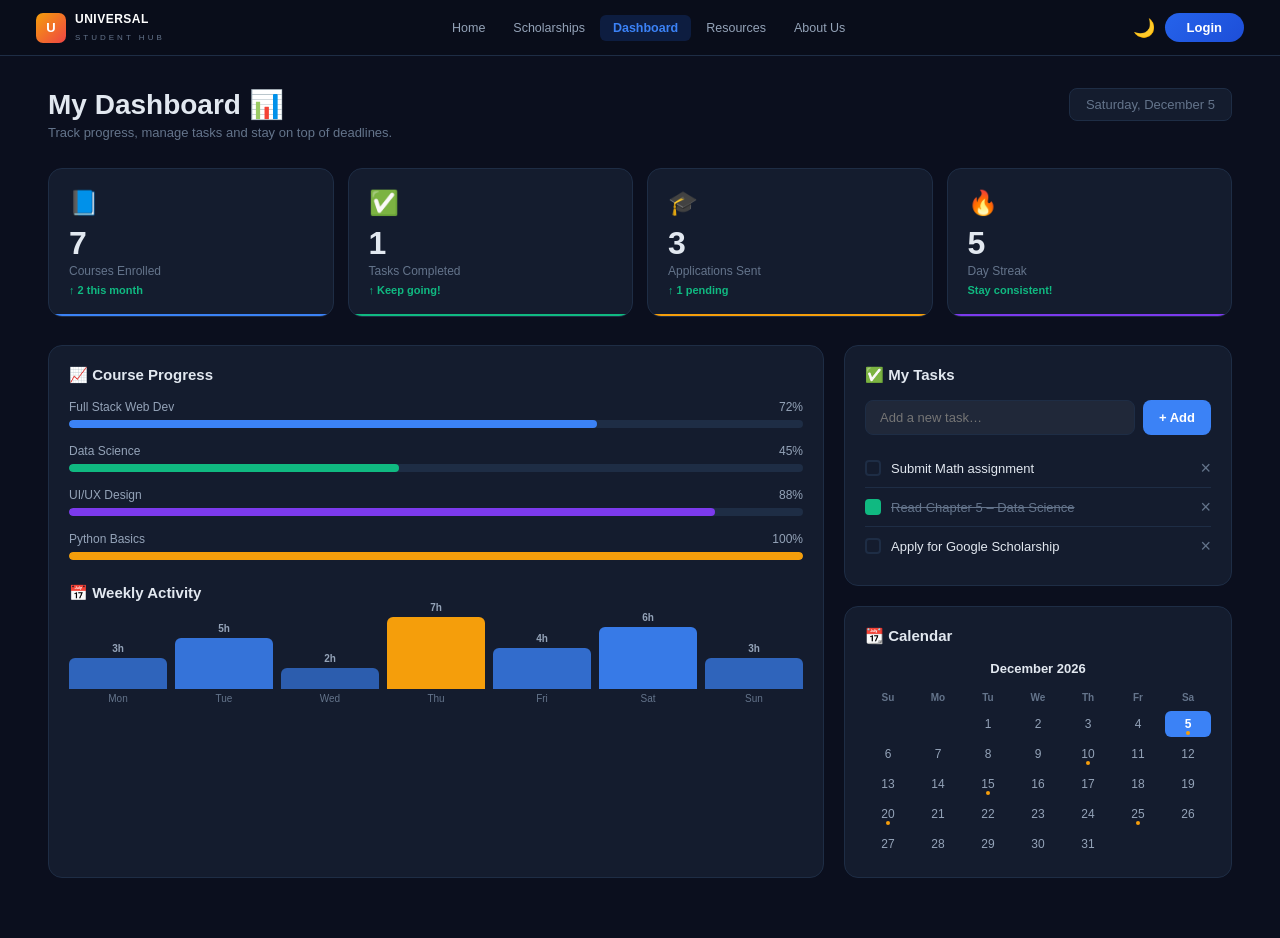
<file: dashboard.html>
<!doctype html>
<html lang="en" data-theme="dark">
  <head>
    <meta charset="UTF-8" />
    <meta name="viewport" content="width=device-width, initial-scale=1.0" />
    <title>Universal Student Hub — Dashboard</title>
    <link rel="stylesheet" href="style.css" />
    <style>
      /* ── DASHBOARD-ONLY STYLES ── */

      .dash-wrap {
        padding: 32px 48px;
      }

      .dash-header {
        display: flex;
        justify-content: space-between;
        align-items: flex-start;
        margin-bottom: 28px;
      }
      .dash-header h1 {
        font-size: 28px;
        font-weight: 900;
        color: var(--txt);
      }
      .dash-header p {
        color: var(--muted);
        font-size: 13px;
        margin-top: 4px;
      }
      .dash-date {
        font-size: 13px;
        color: var(--muted);
        background: var(--bg-card);
        border: 1px solid var(--border);
        padding: 8px 16px;
        border-radius: 8px;
        white-space: nowrap;
      }

      /* Stats */
      .stats-row {
        display: grid;
        grid-template-columns: repeat(4, 1fr);
        gap: 14px;
        margin-bottom: 28px;
      }
      .stat-card {
        background: var(--bg-card);
        border: 1px solid var(--border);
        border-radius: 14px;
        padding: 20px;
        position: relative;
        overflow: hidden;
      }
      .stat-card::after {
        content: "";
        position: absolute;
        bottom: 0;
        left: 0;
        right: 0;
        height: 2px;
      }
      .s1::after {
        background: var(--accent);
      }
      .s2::after {
        background: var(--green);
      }
      .s3::after {
        background: var(--gold);
      }
      .s4::after {
        background: var(--purple);
      }
      .stat-icon {
        font-size: 24px;
        margin-bottom: 8px;
      }
      .stat-num {
        font-size: 32px;
        font-weight: 900;
        color: var(--txt);
      }
      .stat-lbl {
        font-size: 12px;
        color: var(--muted);
        margin-top: 2px;
      }
      .stat-delta {
        font-size: 11px;
        color: var(--green);
        margin-top: 6px;
        font-weight: 600;
      }

      /* Columns */
      .dash-cols {
        display: grid;
        grid-template-columns: 2fr 1fr;
        gap: 20px;
        margin-bottom: 28px;
      }
      .dash-box {
        background: var(--bg-card);
        border: 1px solid var(--border);
        border-radius: 14px;
        padding: 20px;
      }
      .dash-box h3 {
        font-size: 15px;
        font-weight: 700;
        color: var(--txt);
        margin-bottom: 16px;
      }
      .dash-side {
        display: flex;
        flex-direction: column;
        gap: 20px;
      }

      /* Progress Bars */
      .prog-item {
        margin-bottom: 16px;
      }
      .prog-label {
        display: flex;
        justify-content: space-between;
        font-size: 12px;
        color: var(--sub);
        margin-bottom: 6px;
      }
      .prog-bar {
        height: 8px;
        background: var(--border);
        border-radius: 99px;
        overflow: hidden;
      }
      .prog-fill {
        height: 100%;
        border-radius: 99px;
        transition: width 1s ease;
        width: 0;
      }

      /* Bar Chart */
      .bar-chart {
        display: flex;
        align-items: flex-end;
        gap: 8px;
        height: 90px;
        margin-top: 8px;
      }
      .bar-wrap {
        flex: 1;
        display: flex;
        flex-direction: column;
        align-items: center;
        gap: 4px;
      }
      .bar {
        width: 100%;
        border-radius: 6px 6px 0 0;
        transition: height 0.8s ease;
      }
      .bar-lbl,
      .bar-val {
        font-size: 10px;
        color: var(--muted);
      }
      .bar-val {
        color: var(--sub);
        font-weight: 600;
      }

      /* Tasks */
      .task-add {
        display: flex;
        gap: 8px;
        margin-bottom: 14px;
      }
      #task-input {
        flex: 1;
        background: rgba(255, 255, 255, 0.05);
        border: 1px solid var(--border);
        border-radius: 8px;
        padding: 9px 14px;
        color: var(--txt);
        font-size: 13px;
        outline: none;
        transition: border-color 0.2s;
      }
      #task-input:focus {
        border-color: var(--accent);
      }
      .btn-add-task {
        background: var(--accent);
        color: #fff;
        border: none;
        padding: 9px 16px;
        border-radius: 8px;
        cursor: pointer;
        font-weight: 700;
        font-size: 13px;
        white-space: nowrap;
        transition: opacity 0.2s;
      }
      .btn-add-task:hover {
        opacity: 0.85;
      }

      .task-list {
        list-style: none;
      }
      .task-item {
        display: flex;
        align-items: center;
        gap: 10px;
        padding: 10px 0;
        border-bottom: 1px solid var(--border);
        font-size: 13px;
        color: var(--txt);
      }
      .task-item:last-child {
        border-bottom: none;
      }
      .task-cb {
        width: 16px;
        height: 16px;
        border-radius: 4px;
        border: 2px solid var(--border);
        cursor: pointer;
        flex-shrink: 0;
        transition: all 0.2s;
        appearance: none;
        background: transparent;
      }
      .task-cb:checked {
        background: var(--green);
        border-color: var(--green);
      }
      .task-item.done span {
        text-decoration: line-through;
        color: var(--muted);
      }
      .task-del {
        margin-left: auto;
        background: none;
        border: none;
        color: var(--muted);
        cursor: pointer;
        font-size: 18px;
        line-height: 1;
        transition: color 0.2s;
      }
      .task-del:hover {
        color: var(--red);
      }

      /* Calendar */
      .cal-month-hdr {
        font-size: 13px;
        font-weight: 700;
        color: var(--txt);
        text-align: center;
        margin-bottom: 12px;
      }
      .cal-grid {
        display: grid;
        grid-template-columns: repeat(7, 1fr);
        gap: 4px;
        text-align: center;
      }
      .cal-hdr {
        font-size: 10px;
        font-weight: 700;
        color: var(--muted);
        padding: 4px 0;
      }
      .cal-day {
        font-size: 12px;
        padding: 6px 0;
        border-radius: 6px;
        cursor: pointer;
        transition: background 0.15s;
        color: var(--sub);
      }
      .cal-day:hover {
        background: rgba(59, 130, 246, 0.15);
        color: var(--accent);
      }
      .cal-day.today {
        background: var(--accent);
        color: #fff;
        font-weight: 700;
      }
      .cal-day.has-event {
        position: relative;
      }
      .cal-day.has-event::after {
        content: "";
        position: absolute;
        bottom: 2px;
        left: 50%;
        transform: translateX(-50%);
        width: 4px;
        height: 4px;
        border-radius: 50%;
        background: var(--gold);
      }
      .cal-day.empty {
        pointer-events: none;
        color: transparent;
      }

      @media (max-width: 900px) {
        .stats-row {
          grid-template-columns: repeat(2, 1fr);
        }
        .dash-cols {
          grid-template-columns: 1fr;
        }
        .dash-wrap {
          padding: 24px;
        }
      }
      @media (max-width: 600px) {
        .stats-row {
          grid-template-columns: repeat(2, 1fr);
        }
        .dash-header {
          flex-direction: column;
          gap: 12px;
        }
      }
    </style>
  </head>
  <body>
    <!-- NAV -->
    <nav>
      <a class="logo" href="index.html">
        <div class="logo-icon">U</div>
        <div class="logo-text">
          <strong>UNIVERSAL</strong><span>STUDENT HUB</span>
        </div>
      </a>
      <div class="nav-links" id="nav-links">
        <a class="nav-btn" data-page="index.html" href="index.html">Home</a>
        <a
          class="nav-btn"
          data-page="scholarships.html"
          href="scholarships.html"
          >Scholarships</a
        >
        <a class="nav-btn" data-page="dashboard.html" href="dashboard.html"
          >Dashboard</a
        >
        <a
          class="nav-btn"
          href="#"
          onclick="toast('Resources — coming soon 🚀', '#7c3aed')"
          >Resources</a
        >
        <a
          class="nav-btn"
          href="#"
          onclick="toast('About Us — coming soon 📖', '#7c3aed')"
          >About Us</a
        >
      </div>
      <div class="nav-right">
        <button id="theme-toggle">🌙</button>
        <button class="btn-login" id="open-login">Login</button>
        <button class="hamburger" id="hamburger">
          <span></span><span></span><span></span>
        </button>
      </div>
    </nav>

    <!-- DASHBOARD -->
    <div class="dash-wrap">
      <div class="dash-header">
        <div>
          <h1>My Dashboard 📊</h1>
          <p>Track progress, manage tasks and stay on top of deadlines.</p>
        </div>
        <div class="dash-date" id="dash-date"></div>
      </div>

      <!-- STATS -->
      <div class="stats-row">
        <div class="stat-card s1">
          <div class="stat-icon">📘</div>
          <div class="stat-num">7</div>
          <div class="stat-lbl">Courses Enrolled</div>
          <div class="stat-delta">↑ 2 this month</div>
        </div>
        <div class="stat-card s2">
          <div class="stat-icon">✅</div>
          <div class="stat-num" id="sc-done">0</div>
          <div class="stat-lbl">Tasks Completed</div>
          <div class="stat-delta">↑ Keep going!</div>
        </div>
        <div class="stat-card s3">
          <div class="stat-icon">🎓</div>
          <div class="stat-num">3</div>
          <div class="stat-lbl">Applications Sent</div>
          <div class="stat-delta">↑ 1 pending</div>
        </div>
        <div class="stat-card s4">
          <div class="stat-icon">🔥</div>
          <div class="stat-num">5</div>
          <div class="stat-lbl">Day Streak</div>
          <div class="stat-delta">Stay consistent!</div>
        </div>
      </div>

      <!-- COLUMNS -->
      <div class="dash-cols">
        <!-- Left: Progress + Chart -->
        <div class="dash-box">
          <h3>📈 Course Progress</h3>
          <div class="prog-item">
            <div class="prog-label">
              <span>Full Stack Web Dev</span><span>72%</span>
            </div>
            <div class="prog-bar">
              <div
                class="prog-fill"
                data-w="72"
                style="background: var(--accent)"
              ></div>
            </div>
          </div>
          <div class="prog-item">
            <div class="prog-label">
              <span>Data Science</span><span>45%</span>
            </div>
            <div class="prog-bar">
              <div
                class="prog-fill"
                data-w="45"
                style="background: var(--green)"
              ></div>
            </div>
          </div>
          <div class="prog-item">
            <div class="prog-label">
              <span>UI/UX Design</span><span>88%</span>
            </div>
            <div class="prog-bar">
              <div
                class="prog-fill"
                data-w="88"
                style="background: var(--purple)"
              ></div>
            </div>
          </div>
          <div class="prog-item">
            <div class="prog-label">
              <span>Python Basics</span><span>100%</span>
            </div>
            <div class="prog-bar">
              <div
                class="prog-fill"
                data-w="100"
                style="background: var(--gold)"
              ></div>
            </div>
          </div>

          <h3 style="margin-top: 24px; margin-bottom: 12px">
            📅 Weekly Activity
          </h3>
          <div class="bar-chart" id="bar-chart"></div>
        </div>

        <!-- Right: Tasks + Calendar -->
        <div class="dash-side">
          <div class="dash-box">
            <h3>✅ My Tasks</h3>
            <div class="task-add">
              <input id="task-input" placeholder="Add a new task…" />
              <button class="btn-add-task" onclick="addTask()">+ Add</button>
            </div>
            <ul class="task-list" id="task-list"></ul>
          </div>

          <div class="dash-box">
            <h3>📆 Calendar</h3>
            <div class="cal-month-hdr" id="cal-month"></div>
            <div class="cal-grid" id="cal-grid"></div>
          </div>
        </div>
      </div>
    </div>

    <!-- MODAL -->
    <div class="modal-overlay" id="modal-overlay">
      <div class="modal">
        <button class="modal-close" id="modal-close">✕</button>
        <h2>Welcome Back 👋</h2>
        <p>Sign in or create your student account.</p>
        <div class="modal-tabs">
          <div class="modal-tab active" onclick="activateTab('login')">
            Login
          </div>
          <div class="modal-tab" onclick="activateTab('signup')">Sign Up</div>
        </div>
        <div id="modal-body"></div>
      </div>
    </div>
    <div id="toast"></div>

    <script src="Main.js"></script>
    <script src="dashboard.js"></script>
  </body>
</html>
</file>
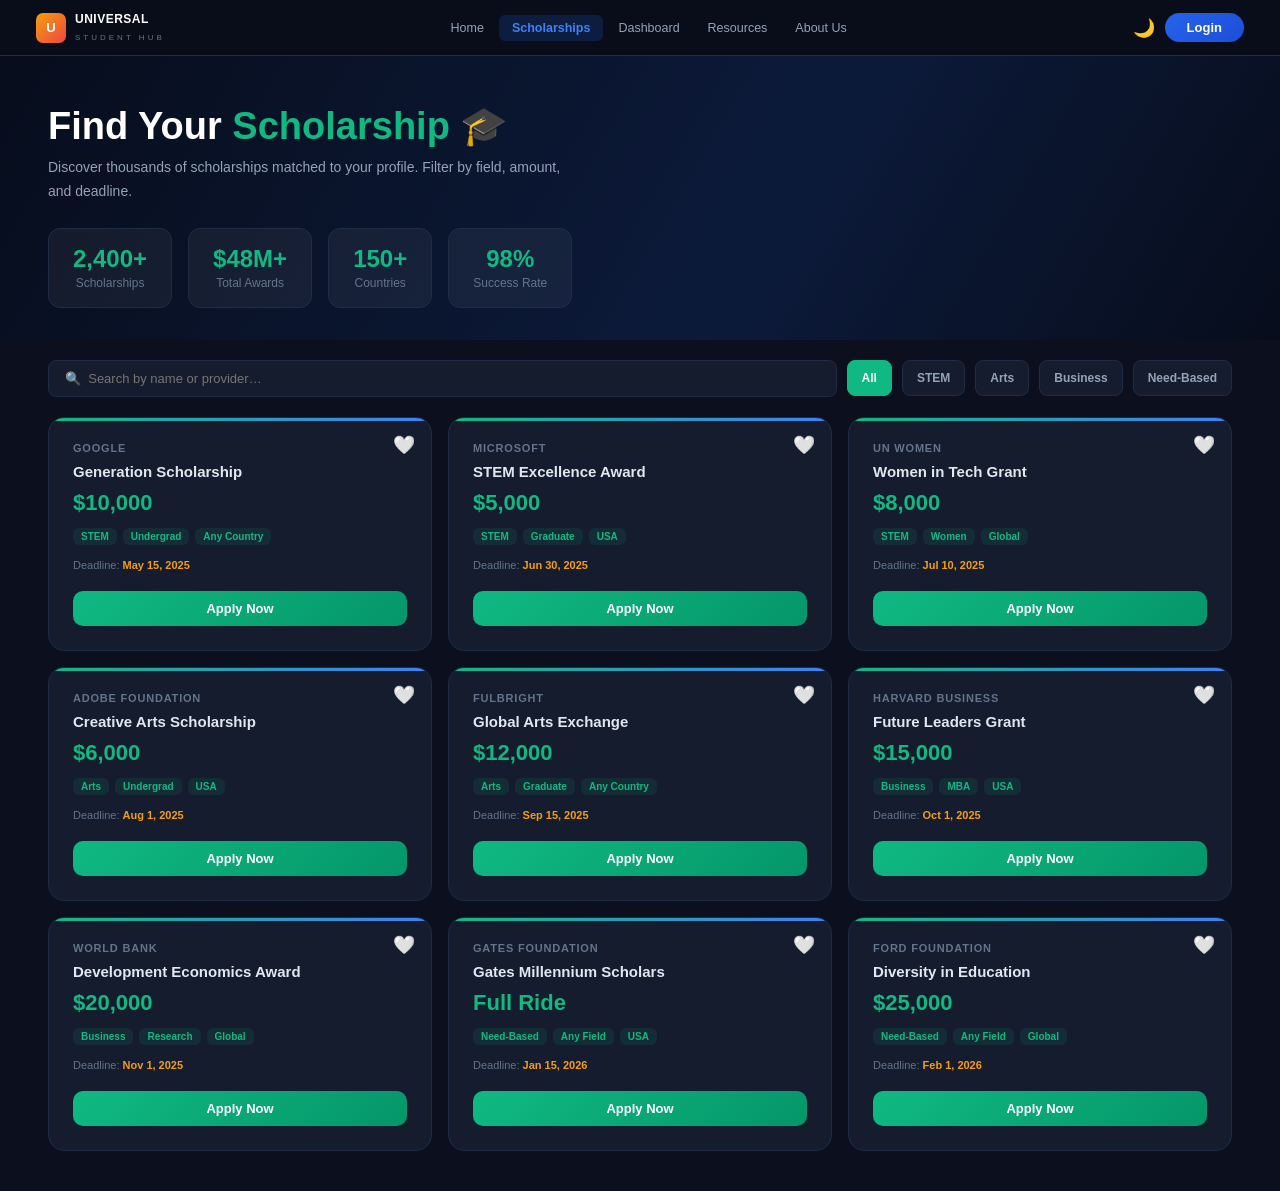
<file: scholarships.html>
<!doctype html>
<html lang="en" data-theme="dark">
  <head>
    <meta charset="UTF-8" />
    <meta name="viewport" content="width=device-width, initial-scale=1.0" />
    <title>Universal Student Hub — Scholarships</title>
    <link rel="stylesheet" href="style.css" />
    <style>
      /* ── SCHOLARSHIPS-ONLY STYLES ── */

      .page-hero h1 span {
        color: var(--green);
      }

      .sch-stats {
        display: flex;
        gap: 16px;
        margin-top: 24px;
        flex-wrap: wrap;
      }
      .sch-stat {
        background: rgba(255, 255, 255, 0.05);
        border: 1px solid var(--border);
        border-radius: 12px;
        padding: 16px 24px;
        text-align: center;
      }
      .sch-stat strong {
        display: block;
        font-size: 24px;
        font-weight: 900;
        color: var(--green);
      }
      .sch-stat span {
        font-size: 12px;
        color: var(--muted);
      }

      .sch-controls {
        display: flex;
        gap: 10px;
        padding: 20px 48px;
        flex-wrap: wrap;
        align-items: center;
      }
      #sch-search {
        flex: 1;
        min-width: 200px;
        background: var(--bg-card);
        border: 1px solid var(--border);
        border-radius: 8px;
        padding: 10px 16px;
        color: var(--txt);
        font-size: 13px;
        outline: none;
        transition: border-color 0.2s;
      }
      #sch-search:focus {
        border-color: var(--green);
      }
      .sch-filter {
        background: var(--bg-card);
        border: 1px solid var(--border);
        color: var(--sub);
        padding: 10px 14px;
        border-radius: 8px;
        cursor: pointer;
        font-size: 12px;
        font-weight: 600;
        transition: all 0.2s;
      }
      .sch-filter.active,
      .sch-filter:hover {
        background: var(--green);
        border-color: var(--green);
        color: #fff;
      }

      .sch-grid {
        display: grid;
        grid-template-columns: repeat(3, 1fr);
        gap: 16px;
        padding: 0 48px 40px;
      }
      .sch-card {
        background: var(--bg-card);
        border: 1px solid var(--border);
        border-radius: 16px;
        padding: 24px;
        transition:
          transform 0.2s,
          box-shadow 0.2s;
        animation: fadeUp 0.4s ease both;
        position: relative;
        overflow: hidden;
      }
      .sch-card::before {
        content: "";
        position: absolute;
        top: 0;
        left: 0;
        right: 0;
        height: 3px;
        background: linear-gradient(90deg, var(--green), var(--accent));
      }
      .sch-card:hover {
        transform: translateY(-4px);
        box-shadow: 0 12px 36px rgba(16, 185, 129, 0.15);
        border-color: var(--green);
      }
      .sch-provider {
        font-size: 11px;
        font-weight: 700;
        color: var(--muted);
        text-transform: uppercase;
        letter-spacing: 0.8px;
        margin-bottom: 8px;
      }
      .sch-name {
        font-size: 15px;
        font-weight: 800;
        color: var(--txt);
        margin-bottom: 8px;
        line-height: 1.35;
      }
      .sch-amount {
        font-size: 22px;
        font-weight: 900;
        color: var(--green);
        margin-bottom: 12px;
      }
      .sch-tags {
        display: flex;
        gap: 6px;
        flex-wrap: wrap;
        margin-bottom: 14px;
      }
      .sch-tag {
        font-size: 10px;
        font-weight: 600;
        padding: 3px 8px;
        border-radius: 6px;
        background: rgba(16, 185, 129, 0.1);
        color: var(--green);
      }
      .sch-deadline {
        font-size: 11px;
        color: var(--muted);
        margin-bottom: 4px;
      }
      .sch-deadline strong {
        color: var(--gold);
      }

      .btn-apply {
        width: 100%;
        margin-top: 16px;
        background: linear-gradient(135deg, var(--green), #059669);
        color: #fff;
        border: none;
        padding: 10px;
        border-radius: 10px;
        cursor: pointer;
        font-weight: 700;
        font-size: 13px;
        transition:
          opacity 0.2s,
          transform 0.1s;
      }
      .btn-apply:hover {
        opacity: 0.88;
        transform: translateY(-1px);
      }

      .save-btn {
        position: absolute;
        top: 16px;
        right: 16px;
        background: none;
        border: none;
        cursor: pointer;
        font-size: 18px;
        transition: transform 0.2s;
      }
      .save-btn:hover {
        transform: scale(1.2);
      }

      .no-sch {
        grid-column: 1/-1;
        text-align: center;
        padding: 60px;
        color: var(--muted);
        font-size: 14px;
      }

      @media (max-width: 900px) {
        .sch-grid {
          grid-template-columns: repeat(2, 1fr);
          padding: 0 24px 32px;
        }
        .sch-controls {
          padding: 16px 24px;
        }
      }
      @media (max-width: 600px) {
        .sch-grid {
          grid-template-columns: 1fr;
        }
      }
    </style>
  </head>
  <body>
    <!-- NAV -->
    <nav>
      <a class="logo" href="index.html">
        <div class="logo-icon">U</div>
        <div class="logo-text">
          <strong>UNIVERSAL</strong><span>STUDENT HUB</span>
        </div>
      </a>
      <div class="nav-links" id="nav-links">
        <a class="nav-btn" data-page="index.html" href="index.html">Home</a>
        <a
          class="nav-btn"
          data-page="scholarships.html"
          href="scholarships.html"
          >Scholarships</a
        >
        <a class="nav-btn" data-page="dashboard.html" href="dashboard.html"
          >Dashboard</a
        >
        <a
          class="nav-btn"
          href="#"
          onclick="toast('Resources — coming soon 🚀', '#7c3aed')"
          >Resources</a
        >
        <a
          class="nav-btn"
          href="#"
          onclick="toast('About Us — coming soon 📖', '#7c3aed')"
          >About Us</a
        >
      </div>
      <div class="nav-right">
        <button id="theme-toggle">🌙</button>
        <button class="btn-login" id="open-login">Login</button>
        <button class="hamburger" id="hamburger">
          <span></span><span></span><span></span>
        </button>
      </div>
    </nav>

    <!-- PAGE HERO -->
    <div class="page-hero">
      <h1>Find Your <span>Scholarship</span> 🎓</h1>
      <p>
        Discover thousands of scholarships matched to your profile. Filter by
        field, amount, and deadline.
      </p>
      <div class="sch-stats">
        <div class="sch-stat">
          <strong>2,400+</strong><span>Scholarships</span>
        </div>
        <div class="sch-stat">
          <strong>$48M+</strong><span>Total Awards</span>
        </div>
        <div class="sch-stat"><strong>150+</strong><span>Countries</span></div>
        <div class="sch-stat">
          <strong>98%</strong><span>Success Rate</span>
        </div>
      </div>
    </div>

    <!-- CONTROLS -->
    <div class="sch-controls">
      <input
        id="sch-search"
        placeholder="🔍  Search by name or provider…"
        oninput="renderSch()"
      />
      <button class="sch-filter active" onclick="setSF(this, 'all')">
        All
      </button>
      <button class="sch-filter" onclick="setSF(this, 'stem')">STEM</button>
      <button class="sch-filter" onclick="setSF(this, 'arts')">Arts</button>
      <button class="sch-filter" onclick="setSF(this, 'business')">
        Business
      </button>
      <button class="sch-filter" onclick="setSF(this, 'need')">
        Need-Based
      </button>
    </div>

    <!-- GRID -->
    <div class="sch-grid" id="sch-grid"></div>

    <!-- MODAL -->
    <div class="modal-overlay" id="modal-overlay">
      <div class="modal">
        <button class="modal-close" id="modal-close">✕</button>
        <h2>Welcome Back 👋</h2>
        <p>Sign in or create your student account.</p>
        <div class="modal-tabs">
          <div class="modal-tab active" onclick="activateTab('login')">
            Login
          </div>
          <div class="modal-tab" onclick="activateTab('signup')">Sign Up</div>
        </div>
        <div id="modal-body"></div>
      </div>
    </div>
    <div id="toast"></div>

    <script src="Main.js"></script>
    <script src="scholarships.js">
    
    </script>
  </body>
</html>
</file>
<file: style.css>
/* ═══════════════════════════════════════
   UNIVERSAL STUDENT HUB — style.css
   Shared styles across all pages
═══════════════════════════════════════ */

/* ── VARIABLES ── */
:root {
  --bg: #0b0f1e;
  --bg-nav: #090d1a;
  --bg-card: #141c2e;
  --border: #1e2d45;
  --txt: #e2e8f0;
  --muted: #64748b;
  --sub: #94a3b8;
  --accent: #3b82f6;
  --gold: #f59e0b;
  --green: #10b981;
  --purple: #7c3aed;
  --red: #ef4444;
}
[data-theme="light"] {
  --bg: #f0f4f8;
  --bg-nav: #ffffff;
  --bg-card: #ffffff;
  --border: #cbd5e1;
  --txt: #0f172a;
  --muted: #64748b;
  --sub: #475569;
  --accent: #2563eb;
}

/* ── RESET ── */
* {
  box-sizing: border-box;
  margin: 0;
  padding: 0;
}
body {
  font-family: "Trebuchet MS", sans-serif;
  background: var(--bg);
  color: var(--txt);
  min-height: 100vh;
  transition:
    background 0.3s,
    color 0.3s;
}

/* ══════════════════════════════════════
   NAV
══════════════════════════════════════ */
nav {
  background: var(--bg-nav);
  border-bottom: 1px solid var(--border);
  display: flex;
  align-items: center;
  justify-content: space-between;
  padding: 0 36px;
  height: 56px;
  position: sticky;
  top: 0;
  z-index: 300;
  transition: background 0.3s;
}
.logo {
  display: flex;
  align-items: center;
  gap: 9px;
  cursor: pointer;
  text-decoration: none;
}
.logo-icon {
  width: 30px;
  height: 30px;
  background: linear-gradient(135deg, #f59e0b, #ef4444);
  border-radius: 7px;
  display: flex;
  align-items: center;
  justify-content: center;
  font-weight: 900;
  font-size: 13px;
  color: #fff;
}
.logo-text strong {
  font-size: 12px;
  color: #fff;
  letter-spacing: 0.5px;
  display: block;
}
.logo-text span {
  font-size: 8px;
  color: var(--muted);
  letter-spacing: 3px;
}

.nav-links {
  display: flex;
  gap: 2px;
}
.nav-btn {
  background: transparent;
  color: var(--sub);
  border: none;
  padding: 6px 13px;
  border-radius: 6px;
  cursor: pointer;
  font-size: 12.5px;
  font-weight: 400;
  text-decoration: none;
  display: inline-block;
  transition:
    background 0.2s,
    color 0.2s;
}
.nav-btn:hover {
  background: rgba(59, 130, 246, 0.1);
  color: var(--accent);
}
.nav-btn.active {
  background: rgba(37, 99, 235, 0.18);
  color: var(--accent);
  font-weight: 600;
}

.nav-right {
  display: flex;
  align-items: center;
  gap: 10px;
}
#theme-toggle {
  font-size: 18px;
  cursor: pointer;
  background: none;
  border: none;
  transition: transform 0.3s;
}
#theme-toggle:hover {
  transform: rotate(20deg);
}
.btn-login {
  background: linear-gradient(135deg, #2563eb, #1d4ed8);
  color: #fff;
  border: none;
  padding: 7px 22px;
  border-radius: 20px;
  cursor: pointer;
  font-size: 13px;
  font-weight: 700;
  transition:
    opacity 0.2s,
    transform 0.1s;
}
.btn-login:hover {
  opacity: 0.88;
  transform: translateY(-1px);
}

.hamburger {
  display: none;
  flex-direction: column;
  gap: 5px;
  cursor: pointer;
  background: none;
  border: none;
  padding: 4px;
}
.hamburger span {
  width: 22px;
  height: 2px;
  background: var(--txt);
  border-radius: 2px;
  transition: all 0.3s;
}

/* ══════════════════════════════════════
   SHARED COMPONENTS
══════════════════════════════════════ */

/* Badge */
.badge {
  font-size: 10px;
  font-weight: 700;
  padding: 2px 9px;
  border-radius: 20px;
  display: inline-block;
  letter-spacing: 0.4px;
}
.bg {
  background: rgba(16, 185, 129, 0.13);
  color: #10b981;
}
.bp {
  background: rgba(124, 58, 237, 0.13);
  color: #7c3aed;
}
.bb {
  background: rgba(37, 99, 235, 0.13);
  color: #2563eb;
}
.br {
  background: rgba(245, 158, 11, 0.13);
  color: #f59e0b;
}

/* Toast */
#toast {
  position: fixed;
  bottom: 24px;
  right: 24px;
  color: #fff;
  padding: 12px 20px;
  border-radius: 10px;
  font-size: 13px;
  font-weight: 600;
  z-index: 2000;
  opacity: 0;
  transform: translateY(8px);
  transition:
    opacity 0.3s,
    transform 0.3s;
  pointer-events: none;
}
#toast.show {
  opacity: 1;
  transform: translateY(0);
}

/* Modal */
.modal-overlay {
  display: none;
  position: fixed;
  inset: 0;
  background: rgba(0, 0, 0, 0.65);
  z-index: 1000;
  align-items: center;
  justify-content: center;
}
.modal-overlay.open {
  display: flex;
  animation: fadeIn 0.2s;
}
.modal {
  background: var(--bg-card);
  border: 1px solid var(--border);
  border-radius: 16px;
  padding: 36px 32px;
  width: 100%;
  max-width: 380px;
  position: relative;
  animation: slideUp 0.25s ease;
}
.modal h2 {
  font-size: 20px;
  font-weight: 800;
  margin-bottom: 6px;
}
.modal > p {
  color: var(--muted);
  font-size: 13px;
  margin-bottom: 22px;
}
.modal label {
  font-size: 12px;
  font-weight: 600;
  color: var(--sub);
  display: block;
  margin-bottom: 4px;
}
.modal input {
  width: 100%;
  background: rgba(255, 255, 255, 0.06);
  border: 1px solid var(--border);
  border-radius: 8px;
  padding: 10px 14px;
  color: var(--txt);
  font-size: 13px;
  outline: none;
  margin-bottom: 14px;
  transition: border-color 0.2s;
}
.modal input:focus {
  border-color: var(--accent);
}
.btn-submit {
  width: 100%;
  background: linear-gradient(135deg, #2563eb, #1d4ed8);
  color: #fff;
  border: none;
  padding: 12px;
  border-radius: 10px;
  font-weight: 700;
  font-size: 14px;
  cursor: pointer;
  transition: opacity 0.2s;
}
.btn-submit:hover {
  opacity: 0.85;
}
.modal-close {
  position: absolute;
  top: 12px;
  right: 16px;
  background: none;
  border: none;
  color: var(--muted);
  font-size: 20px;
  cursor: pointer;
  line-height: 1;
}
.modal-close:hover {
  color: var(--txt);
}
.modal-tabs {
  display: flex;
  margin-bottom: 22px;
  border-bottom: 1px solid var(--border);
}
.modal-tab {
  flex: 1;
  text-align: center;
  padding: 10px;
  cursor: pointer;
  font-size: 13px;
  font-weight: 600;
  color: var(--muted);
  border-bottom: 2px solid transparent;
  transition: all 0.2s;
}
.modal-tab.active {
  color: var(--accent);
  border-bottom-color: var(--accent);
}

/* Page Hero (Scholarships / Dashboard) */
.page-hero {
  padding: 48px 48px 32px;
  background: linear-gradient(120deg, #070d1c, #0c1a3a 60%, #070d1c);
}
.page-hero h1 {
  font-size: 38px;
  font-weight: 900;
  color: #fff;
  margin-bottom: 8px;
}
.page-hero p {
  color: var(--sub);
  font-size: 14px;
  max-width: 520px;
  line-height: 1.7;
}

/* Footer */
footer {
  background: #05080f;
  border-top: 1px solid var(--border);
  padding: 28px 48px;
}
.footer-grid {
  display: grid;
  grid-template-columns: 2fr 1fr 1fr 1.5fr;
  gap: 28px;
  margin-bottom: 20px;
}
.footer-logo {
  display: flex;
  align-items: center;
  gap: 9px;
  margin-bottom: 10px;
}
.fi {
  width: 28px;
  height: 28px;
  background: linear-gradient(135deg, #f59e0b, #ef4444);
  border-radius: 6px;
  display: flex;
  align-items: center;
  justify-content: center;
  font-weight: 900;
  font-size: 12px;
  color: #fff;
}
.fb {
  font-weight: 800;
  font-size: 11px;
  color: #fff;
}
.fb span {
  font-size: 8px;
  color: var(--muted);
  letter-spacing: 2px;
}
footer p {
  color: var(--muted);
  font-size: 12px;
  max-width: 240px;
  line-height: 1.7;
}
.socials {
  display: flex;
  gap: 7px;
  margin-top: 10px;
}
.soc {
  width: 26px;
  height: 26px;
  background: rgba(255, 255, 255, 0.07);
  border-radius: 6px;
  display: flex;
  align-items: center;
  justify-content: center;
  font-size: 10px;
  color: var(--sub);
  cursor: pointer;
  transition:
    background 0.2s,
    color 0.2s;
}
.soc:hover {
  background: var(--accent);
  color: #fff;
}
.footer-col h4 {
  font-weight: 700;
  font-size: 13px;
  color: #fff;
  margin-bottom: 10px;
}
.fl {
  color: var(--muted);
  font-size: 12.5px;
  margin-bottom: 7px;
  cursor: pointer;
  transition: color 0.2s;
}
.fl:hover {
  color: var(--accent);
}
.footer-bottom {
  border-top: 1px solid var(--border);
  padding-top: 14px;
  text-align: center;
  color: var(--muted);
  font-size: 12px;
}

/* Animations */
@keyframes fadeIn {
  from {
    opacity: 0;
  }
  to {
    opacity: 1;
  }
}
@keyframes slideUp {
  from {
    transform: translateY(20px);
    opacity: 0;
  }
  to {
    transform: translateY(0);
    opacity: 1;
  }
}
@keyframes fadeUp {
  from {
    opacity: 0;
    transform: translateY(16px);
  }
  to {
    opacity: 1;
    transform: translateY(0);
  }
}
@keyframes float {
  0%,
  100% {
    transform: translateY(0);
  }
  50% {
    transform: translateY(-10px);
  }
}
@keyframes pulse {
  0%,
  100% {
    opacity: 0.6;
  }
  50% {
    opacity: 1;
  }
}

/* ══════════════════════════════════════
   RESPONSIVE
══════════════════════════════════════ */
@media (max-width: 900px) {
  .footer-grid {
    grid-template-columns: 1fr 1fr;
  }
  .page-hero {
    padding: 36px 24px 24px;
  }
  .page-hero h1 {
    font-size: 28px;
  }
}
@media (max-width: 600px) {
  nav {
    padding: 0 16px;
  }
  .nav-links {
    display: none;
    flex-direction: column;
    position: absolute;
    top: 56px;
    left: 0;
    right: 0;
    background: var(--bg-nav);
    border-bottom: 1px solid var(--border);
    padding: 10px 16px;
    z-index: 299;
  }
  .nav-links.open {
    display: flex;
  }
  .hamburger {
    display: flex;
  }
  footer {
    padding: 24px 16px;
  }
  .footer-grid {
    grid-template-columns: 1fr;
  }
}
</file>
